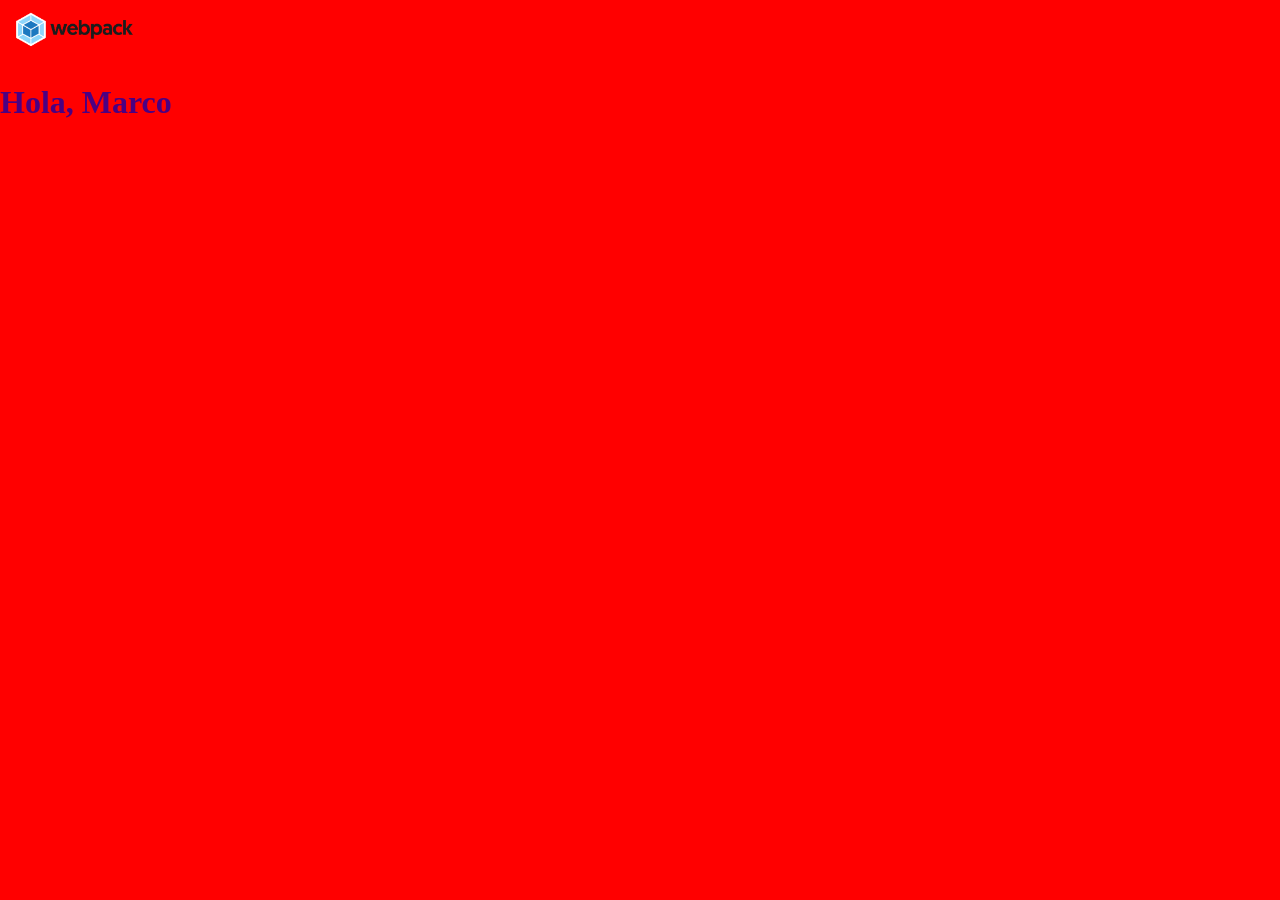
<file: docs/index.html>
<!doctype html><html lang="es"><head><meta charset="UTF-8"><meta http-equiv="X-UA-Compatible" content="IE=edge"><meta name="viewport" content="width=device-width,initial-scale=1"><title>Webpack</title><script defer="defer" src="main.6d36d00c10b8c621b392.js"></script><link href="main.c89f9936502ab3004eb4.css" rel="stylesheet"></head><body><img src="assets/img/webpack-logo.png" alt="webpack-logo"></body></html>
</file>
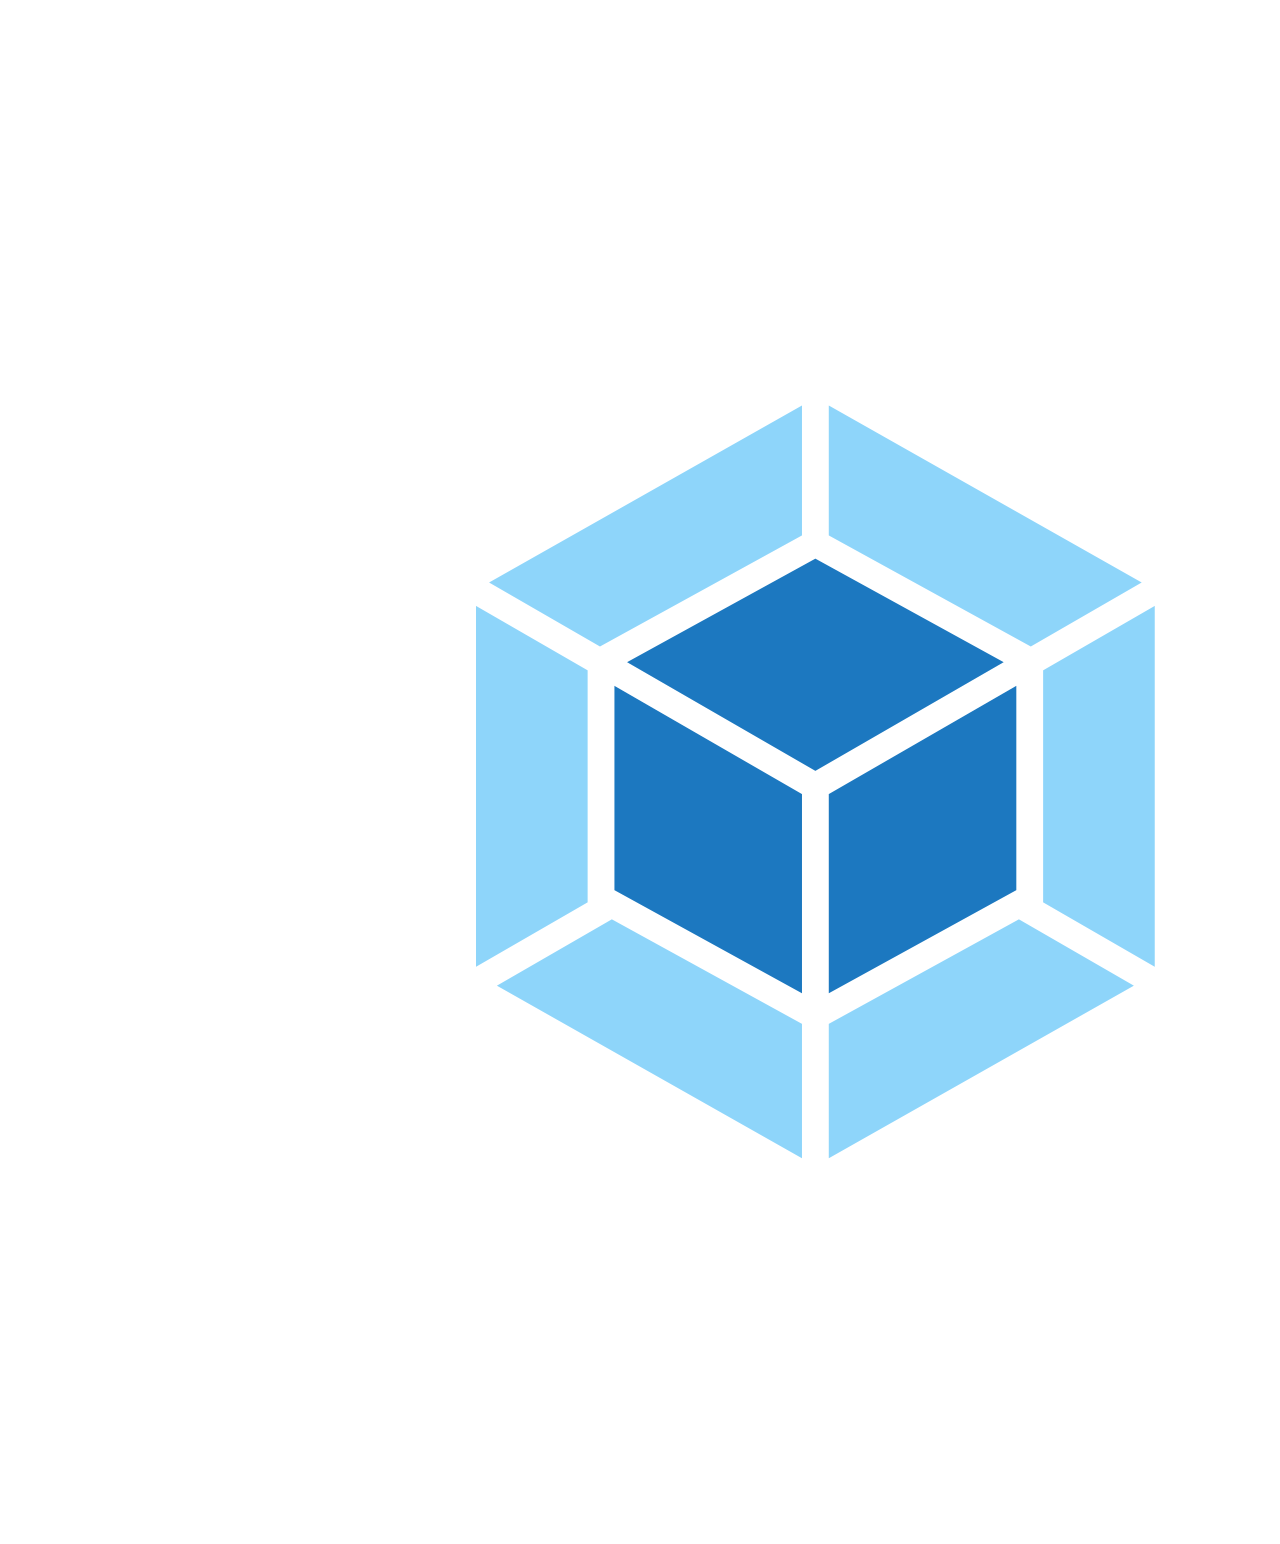
<file: src/index.html>
<!DOCTYPE html>
<html lang="es">

<head>
    <meta charset="UTF-8">
    <meta http-equiv="X-UA-Compatible" content="IE=edge">
    <meta name="viewport" content="width=device-width, initial-scale=1.0">
    <title>Webpack</title>
</head>

<body>
    <!-- comentario -->
    <!-- comentario -->
    <!-- comentario -->
    <img src="assets/img/webpack-logo.png" alt="webpack-logo">
</body>

</html>
</file>
<file: docs/main.c89f9936502ab3004eb4.css>
body,html{background-color:red;margin:0}img{width:150px}
</file>
